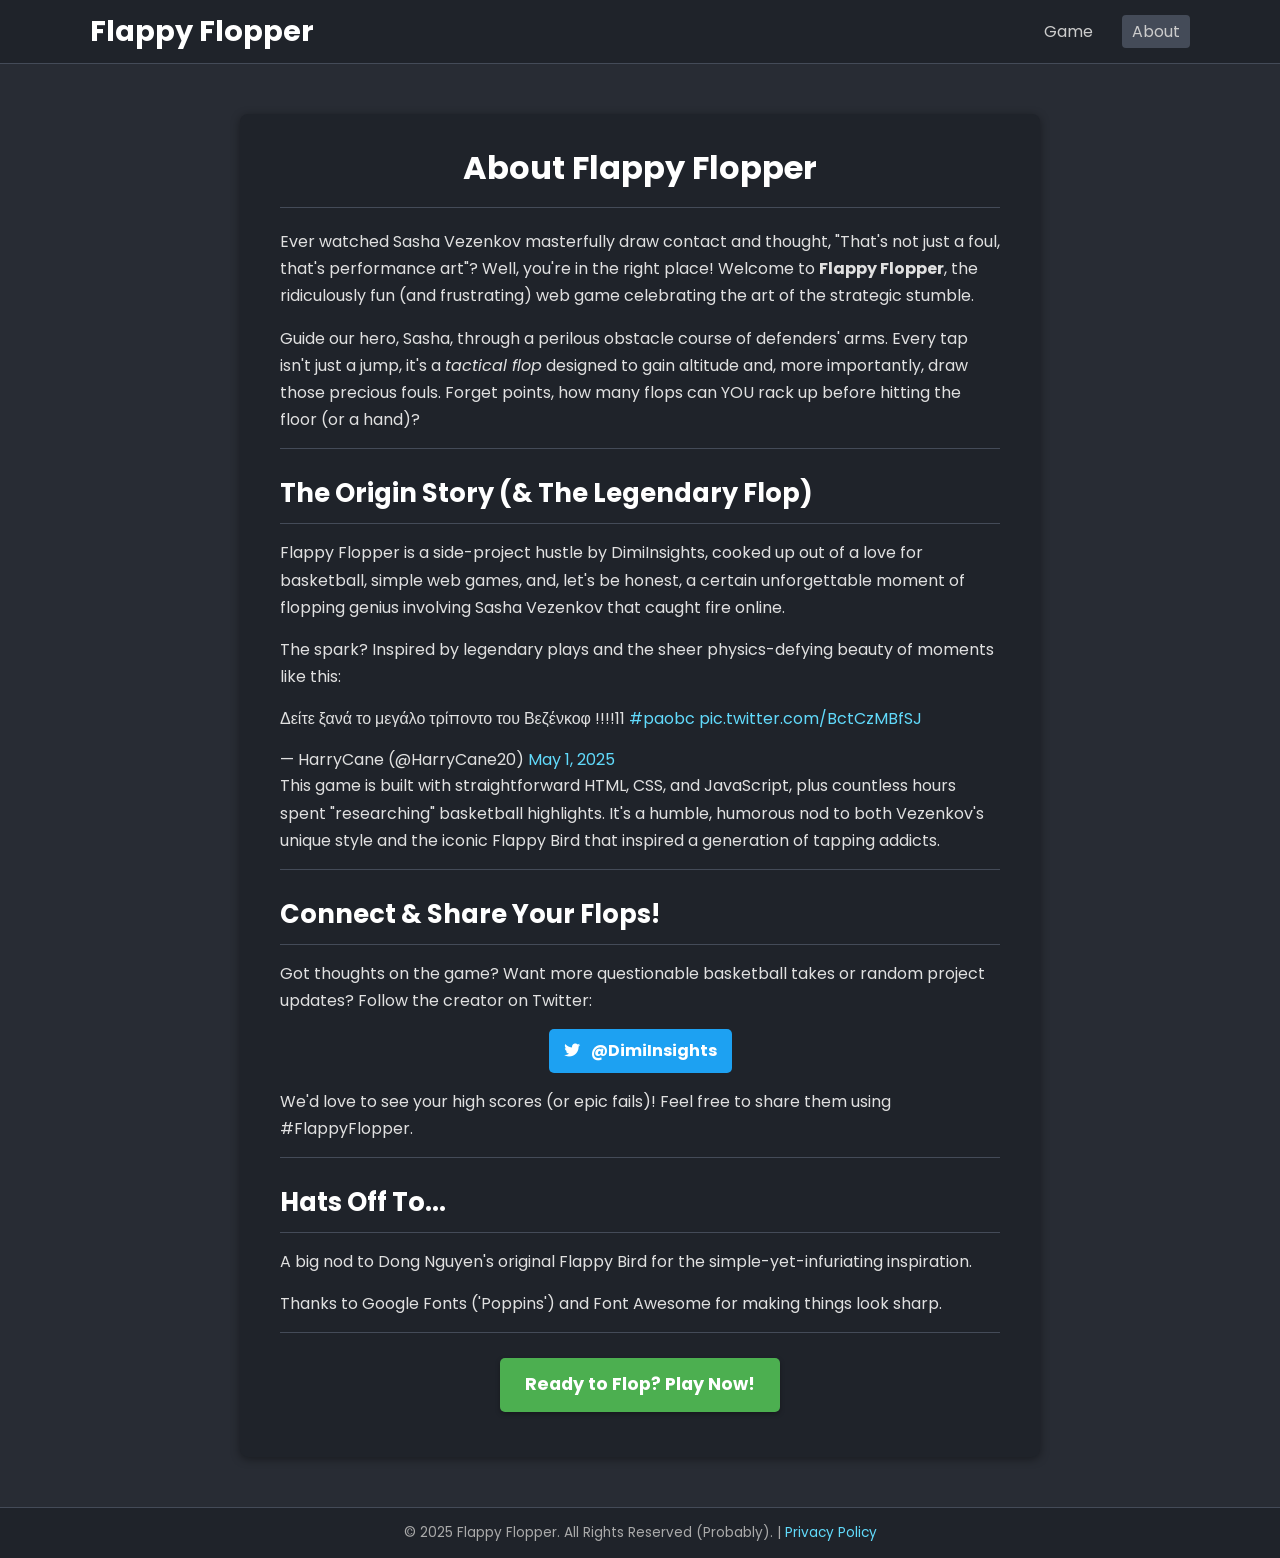
<file: about.html>
<!DOCTYPE html>
<html lang="en">
<head>
    <meta charset="UTF-8">
    <meta name="viewport" content="width=device-width, initial-scale=1.0, user-scalable=no">
    <!-- SEO: Title is clear and includes keywords -->
    <title>About Flappy Flopper - The Sasha Vezenkov Flopping Game</title>
    <!-- SEO: Compelling Meta Description -->
    <meta name="description" content="Learn about Flappy Flopper, the hilarious web game inspired by Sasha Vezenkov's legendary flopping skills! Discover the story behind this Flappy Bird parody created by DimiInsights.">

    <link rel="stylesheet" href="style.css">
    <!-- Google Font -->
    <link rel="preconnect" href="https://fonts.googleapis.com">
    <link rel="preconnect" href="https://fonts.gstatic.com" crossorigin>
    <link href="https://fonts.googleapis.com/css2?family=Poppins:wght@400;700&display=swap" rel="stylesheet">
    <!-- Font Awesome for Icons -->
    <link rel="stylesheet" href="https://cdnjs.cloudflare.com/ajax/libs/font-awesome/6.2.0/css/all.min.css" integrity="sha512-xh6O/CkQoPOWDdYTDqeRdPCVd1SpvCA9XXcUnZS2FmJNp1coAFzvtCN9BmamE+4aHK8yyUHUSCcJHgXloTyT2A==" crossorigin="anonymous" referrerpolicy="no-referrer" />

    <!-- Google tag (gtag.js) -->
    <script async src="https://www.googletagmanager.com/gtag/js?id=G-4GRDCX3FK1"></script>
    <script>
      window.dataLayer = window.dataLayer || [];
      function gtag(){dataLayer.push(arguments);}
      gtag('js', new Date());
      gtag('config', 'G-4GRDCX3FK1');
    </script>

    <!-- Twitter Widgets JS (needed for the embed) -->
    <!-- Best practice is often near the end of <body>, but placing it here ensures it's loaded before the embed might render -->
    <script async src="https://platform.twitter.com/widgets.js" charset="utf-8"></script>

</head>
<body>

    <div class="page-wrapper">

        <!-- Re-use the exact same header -->
        <header class="main-header">
            <div class="container">
                <h1 class="logo"><a href="index.html" style="color: #ffffff; text-decoration: none;">Flappy Flopper</a></h1>
                <nav class="main-nav">
                    <a href="index.html">Game</a>
                    <a href="about.html" style="background-color: #444b58;">About</a>
                </nav>
            </div>
        </header>

        <!-- Main content area for the About page -->
        <main class="main-content container">
            <!-- Use a dedicated div for the about content -->
            <div class="about-content-box">
                <!-- SEO: H1 is the main topic -->
                <h1>About Flappy Flopper</h1>
                <!-- Engaging intro, less formal -->
                <p>Ever watched Sasha Vezenkov masterfully draw contact and thought, "That's not just a foul, that's performance art"? Well, you're in the right place! Welcome to <strong>Flappy Flopper</strong>, the ridiculously fun (and frustrating) web game celebrating the art of the strategic stumble.</p>
                <p>Guide our hero, Sasha, through a perilous obstacle course of defenders' arms. Every tap isn't just a jump, it's a <em>tactical flop</em> designed to gain altitude and, more importantly, draw those precious fouls. Forget points, how many flops can YOU rack up before hitting the floor (or a hand)?</p>

                <hr>

                <!-- More engaging heading -->
                <h2>The Origin Story (& The Legendary Flop)</h2>
                <p>Flappy Flopper is a side-project hustle by DimiInsights, cooked up out of a love for basketball, simple web games, and, let's be honest, a certain unforgettable moment of flopping genius involving Sasha Vezenkov that caught fire online.</p>
                <!-- Context and Tweet Embed -->
                <p>The spark? Inspired by legendary plays and the sheer physics-defying beauty of moments like this:</p>
                <blockquote class="twitter-tweet" data-theme="dark" data-align="center"><p lang="el" dir="ltr">Δείτε ξανά το μεγάλο τρίποντο του Βεζένκοφ !!!!11 <a href="https://twitter.com/hashtag/paobc?src=hash&ref_src=twsrc%5Etfw">#paobc</a> <a href="https://t.co/BctCzMBfSJ">pic.twitter.com/BctCzMBfSJ</a></p>— HarryCane (@HarryCane20) <a href="https://twitter.com/HarryCane20/status/1918045326881243286?ref_src=twsrc%5Etfw">May 1, 2025</a></blockquote>
                <!-- Removed the extra script tag here since it's in the head -->
                <p>This game is built with straightforward HTML, CSS, and JavaScript, plus countless hours spent "researching" basketball highlights. It's a humble, humorous nod to both Vezenkov's unique style and the iconic Flappy Bird that inspired a generation of tapping addicts.</p>

                <hr>

                <!-- More engaging heading -->
                <h2>Connect & Share Your Flops!</h2>
                <p>Got thoughts on the game? Want more questionable basketball takes or random project updates? Follow the creator on Twitter:</p>
                <p style="text-align: center; margin: 15px 0;">
                    <a href="https://twitter.com/DimiInsights" target="_blank" rel="noopener noreferrer" class="about-twitter-link">
                        <i class="fab fa-twitter"></i> @DimiInsights
                    </a>
                </p>
                <!-- Added a hashtag suggestion -->
                <p>We'd love to see your high scores (or epic fails)! Feel free to share them using #FlappyFlopper.</p>

                <hr>

                 <!-- Slightly less formal heading -->
                 <h2>Hats Off To...</h2>
                 <!-- More conversational acknowledgements -->
                 <p>A big nod to Dong Nguyen's original Flappy Bird for the simple-yet-infuriating inspiration.</p>
                 <p>Thanks to Google Fonts ('Poppins') and Font Awesome for making things look sharp.</p>

                <hr>

                <!-- Clear call to action -->
                <p style="text-align: center; margin-top: 25px;">
                    <a href="index.html" class="back-to-game-button">Ready to Flop? Play Now!</a>
                </p>

            </div>
        </main>

        <!-- Re-use the exact same footer -->
        <footer class="main-footer">
            <div class="container">
                <!-- Minor tweak for fun -->
                <p>© 2025 Flappy Flopper. All Rights Reserved (Probably). | <a href="privacy.html">Privacy Policy</a></p>
            </div>
        </footer>

    </div> <!-- End page-wrapper -->

    <!-- No game script needed here -->
</body>
</html>
</file>
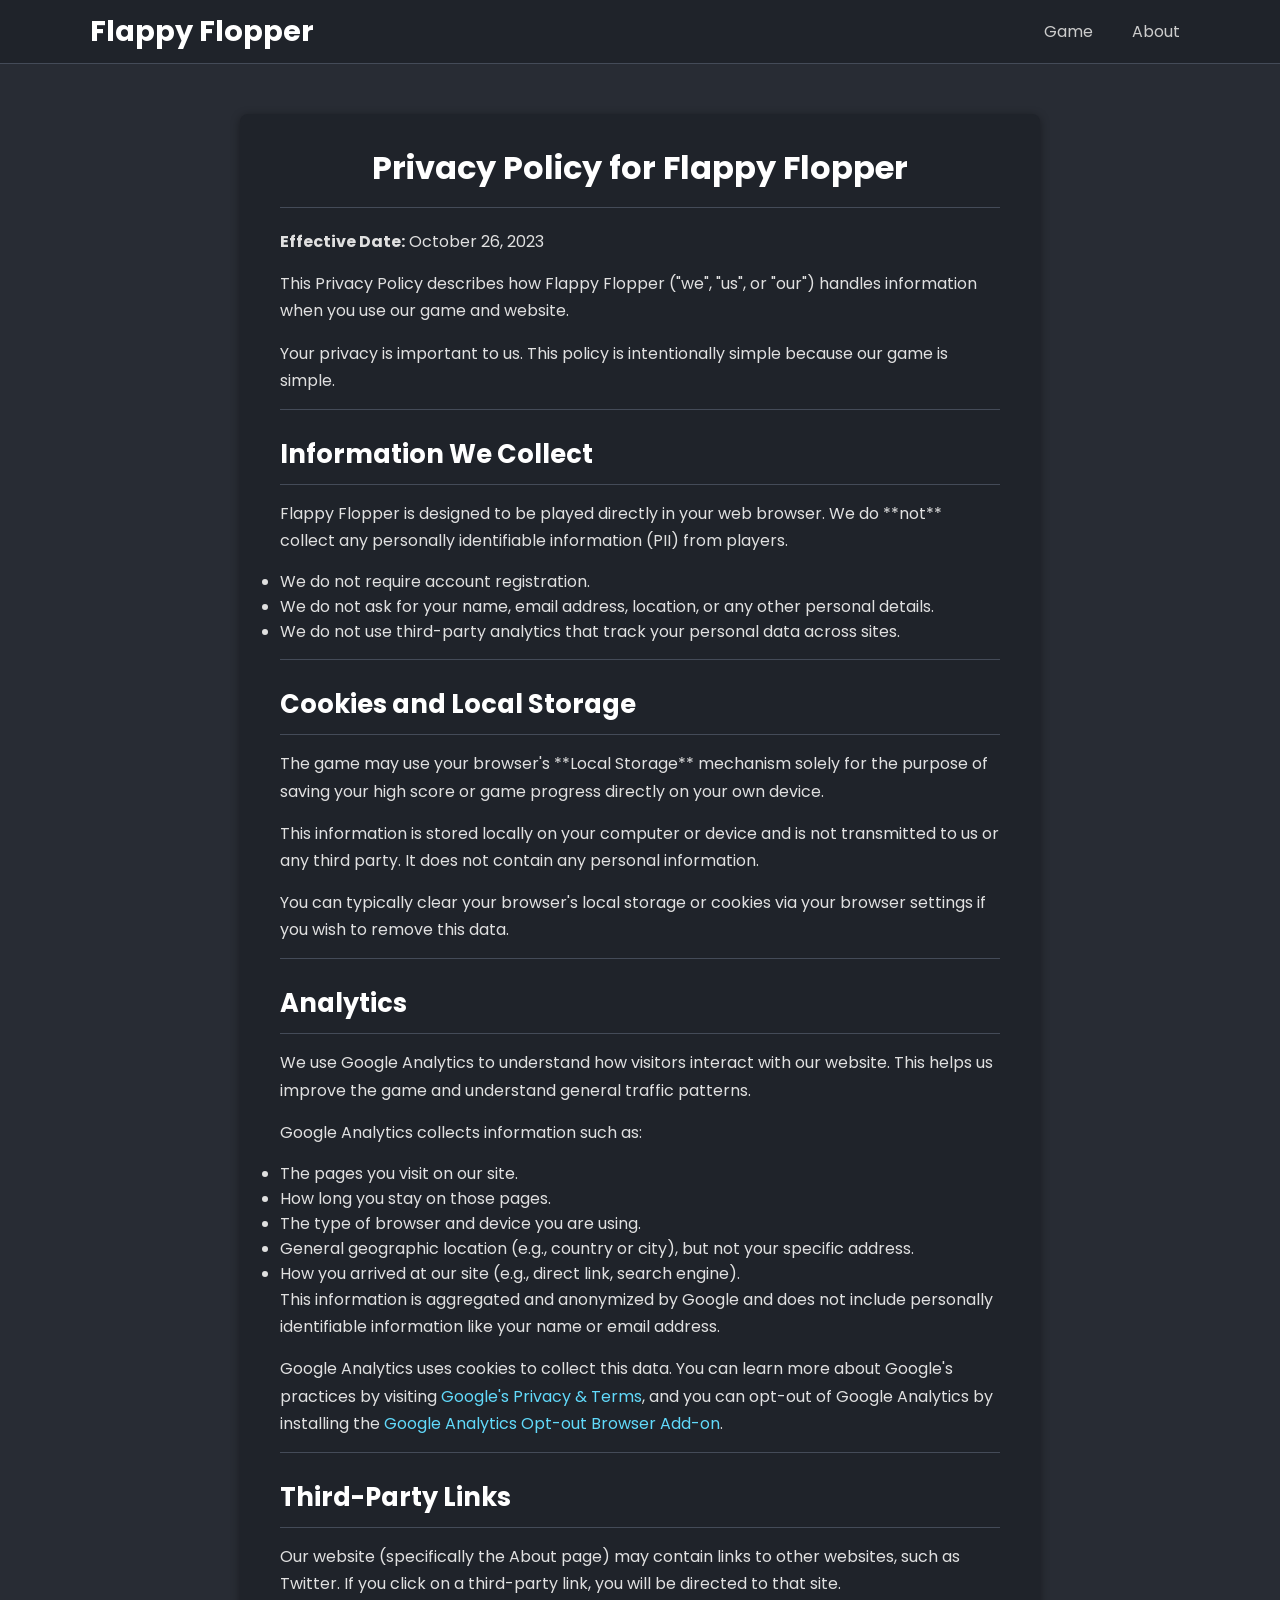
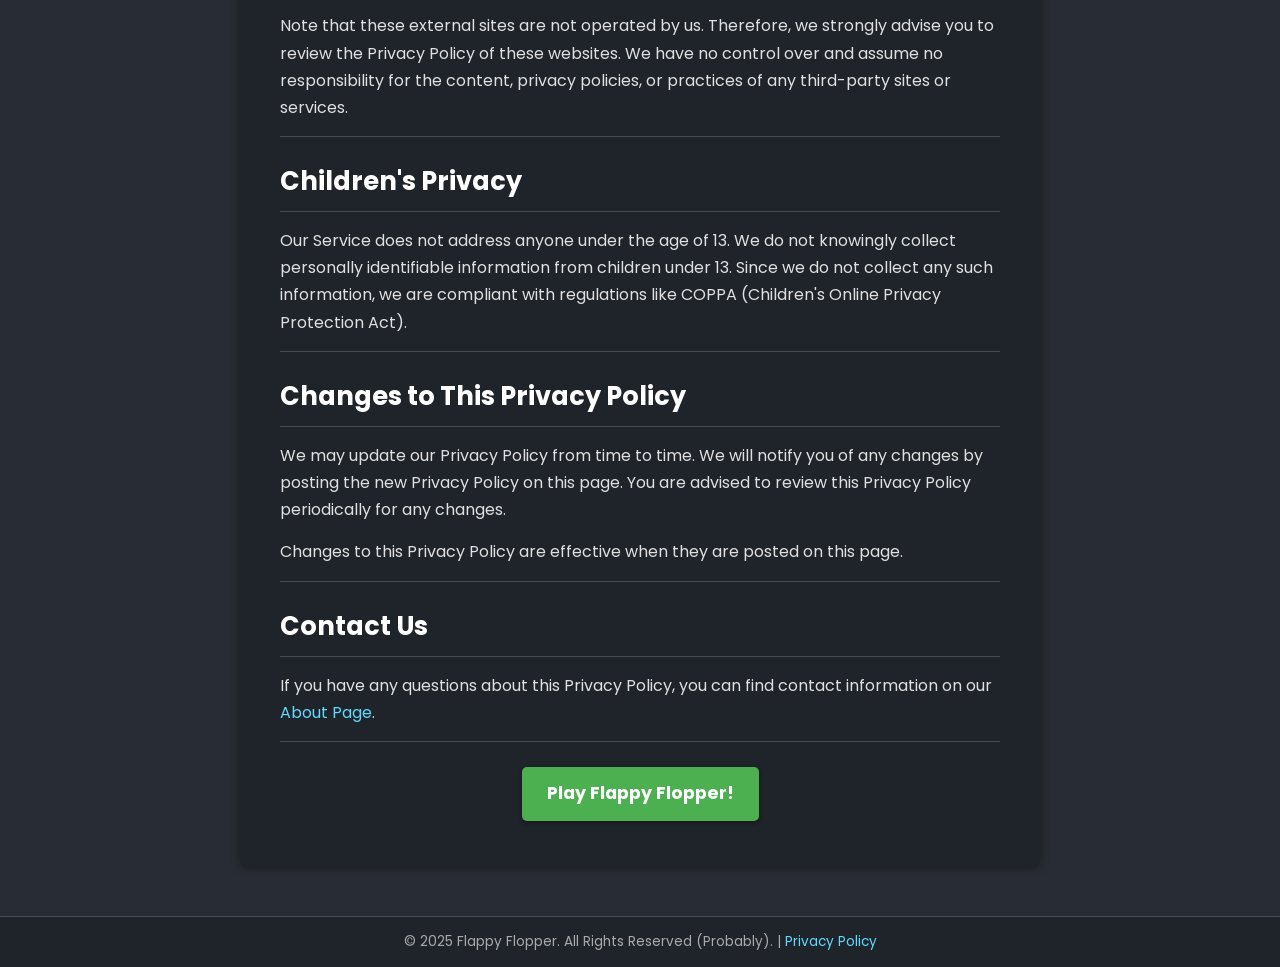
<file: privacy.html>
<!DOCTYPE html>
<html lang="en">
<head>
    <meta charset="UTF-8">
    <meta name="viewport" content="width=device-width, initial-scale=1.0, user-scalable=no">
    <title>Privacy Policy - Flappy Flopper</title> <!-- Changed title -->
    <link rel="stylesheet" href="style.css">
    <!-- Google Font -->
    <link rel="preconnect" href="https://fonts.googleapis.com">
    <link rel="preconnect" href="https://fonts.gstatic.com" crossorigin>
    <link href="https://fonts.googleapis.com/css2?family=Poppins:wght@400;700&display=swap" rel="stylesheet">
    <!-- Font Awesome for Icons (optional here, but kept for consistency) -->
    <link rel="stylesheet" href="https://cdnjs.cloudflare.com/ajax/libs/font-awesome/6.2.0/css/all.min.css" integrity="sha512-xh6O/CkQoPOWDdYTDqeRdPCVd1SpvCA9XXcUnZS2FmJNp1coAFzvtCN9BmamE+4aHK8yyUHUSCcJHgXloTyT2A==" crossorigin="anonymous" referrerpolicy="no-referrer" />

    <!-- Google tag (gtag.js) -->
    <script async src="https://www.googletagmanager.com/gtag/js?id=G-4GRDCX3FK1"></script>
    <script>
      window.dataLayer = window.dataLayer || [];
      function gtag(){dataLayer.push(arguments);}
      gtag('js', new Date());
    
      gtag('config', 'G-4GRDCX3FK1');
    </script>

</head>
<body>

    <div class="page-wrapper">

        <!-- Re-use the exact same header -->
        <header class="main-header">
            <div class="container">
                <h1 class="logo"><a href="index.html" style="color: #ffffff; text-decoration: none;">Flappy Flopper</a></h1> <!-- Link logo back home -->
                <nav class="main-nav">
                    <a href="index.html">Game</a> <!-- Link to game page -->
                    <a href="about.html">About</a> <!-- Link to about page (no highlight) -->
                </nav>
            </div>
        </header>

        <!-- Main content area for the Privacy Policy page -->
        <main class="main-content container">
            <!-- Use a dedicated div, styled similarly to about-content-box (assuming style.css targets it generally or create a new rule) -->
            <div class="about-content-box"> <!-- Reusing class for styling consistency -->
                <h1>Privacy Policy for Flappy Flopper</h1>
                <p><strong>Effective Date:</strong> October 26, 2023</p> <!-- Update date as needed -->

                <p>This Privacy Policy describes how Flappy Flopper ("we", "us", or "our") handles information when you use our game and website.</p>
                <p>Your privacy is important to us. This policy is intentionally simple because our game is simple.</p>

                <hr>

                <h2>Information We Collect</h2>
                <p>Flappy Flopper is designed to be played directly in your web browser. We do **not** collect any personally identifiable information (PII) from players.</p>
                <ul>
                    <li>We do not require account registration.</li>
                    <li>We do not ask for your name, email address, location, or any other personal details.</li>
                    <li>We do not use third-party analytics that track your personal data across sites.</li>
                </ul>

                <hr>

                <h2>Cookies and Local Storage</h2>
                <p>The game may use your browser's **Local Storage** mechanism solely for the purpose of saving your high score or game progress directly on your own device.</p>
                <p>This information is stored locally on your computer or device and is not transmitted to us or any third party. It does not contain any personal information.</p>
                <p>You can typically clear your browser's local storage or cookies via your browser settings if you wish to remove this data.</p>

                <hr>

                <h2>Analytics</h2>
                <p>We use Google Analytics to understand how visitors interact with our website. This helps us improve the game and understand general traffic patterns.</p>
                <p>Google Analytics collects information such as:</p>
                <ul>
                    <li>The pages you visit on our site.</li>
                    <li>How long you stay on those pages.</li>
                    <li>The type of browser and device you are using.</li>
                    <li>General geographic location (e.g., country or city), but not your specific address.</li>
                    <li>How you arrived at our site (e.g., direct link, search engine).</li>
                </ul>
                <p>This information is aggregated and anonymized by Google and does not include personally identifiable information like your name or email address.</p>
                <p>Google Analytics uses cookies to collect this data. You can learn more about Google's practices by visiting <a href="https://policies.google.com/technologies/partner-sites" target="_blank" rel="noopener noreferrer">Google's Privacy & Terms</a>, and you can opt-out of Google Analytics by installing the <a href="https://tools.google.com/dlpage/gaoptout" target="_blank" rel="noopener noreferrer">Google Analytics Opt-out Browser Add-on</a>.</p>
                
                <hr>

                <h2>Third-Party Links</h2>
                <p>Our website (specifically the About page) may contain links to other websites, such as Twitter. If you click on a third-party link, you will be directed to that site.</p>
                <p>Note that these external sites are not operated by us. Therefore, we strongly advise you to review the Privacy Policy of these websites. We have no control over and assume no responsibility for the content, privacy policies, or practices of any third-party sites or services.</p>

                <hr>

                 <h2>Children's Privacy</h2>
                 <p>Our Service does not address anyone under the age of 13. We do not knowingly collect personally identifiable information from children under 13. Since we do not collect any such information, we are compliant with regulations like COPPA (Children's Online Privacy Protection Act).</p>

                <hr>

                <h2>Changes to This Privacy Policy</h2>
                <p>We may update our Privacy Policy from time to time. We will notify you of any changes by posting the new Privacy Policy on this page. You are advised to review this Privacy Policy periodically for any changes.</p>
                <p>Changes to this Privacy Policy are effective when they are posted on this page.</p>

                <hr>

                <h2>Contact Us</h2>
                <p>If you have any questions about this Privacy Policy, you can find contact information on our <a href="about.html">About Page</a>.</p>

                <hr>

                <p style="text-align: center; margin-top: 25px;">
                    <a href="index.html" class="back-to-game-button">Play Flappy Flopper!</a>
                </p>

            </div>
        </main>

        <!-- Re-use the exact same footer -->
        <footer class="main-footer">
            <div class="container">
                <!-- Update the link to point to this page -->
                <p>&copy; 2025 Flappy Flopper. All Rights Reserved (Probably). | <a href="privacy.html">Privacy Policy</a></p>
            </div>
        </footer>

    </div> <!-- End page-wrapper -->

</body>
</html>
</file>
<file: style.css>
/* Reset and Base Styles */
* {
    margin: 0;
    padding: 0;
    box-sizing: border-box;
}

html, body {
    height: 100%;
    font-family: 'Poppins', sans-serif;
    color: #e0e0e0; /* Light text for dark background */
    background-color: #282c34; /* Dark background */
}

a {
    color: #61dafb; /* A contrasting link color */
    text-decoration: none;
}

a:hover {
    text-decoration: underline;
}

hr {
    border: none;
    border-top: 1px solid #444b58;
    margin: 15px 0;
}

/* Helper Class */
.hidden {
    display: none !important; /* Use !important to ensure it overrides other display properties */
}

/* Structure */
.page-wrapper {
    display: flex;
    flex-direction: column;
    min-height: 100vh;
}

.container {
    width: 90%;
    max-width: 1100px; /* Max width for content */
    margin: 0 auto; /* Center container */
}

/* Header */
.main-header {
    background-color: #1f232a; /* Slightly lighter dark */
    padding: 10px 0;
    border-bottom: 1px solid #444b58;
}

.main-header .container {
    display: flex;
    justify-content: space-between;
    align-items: center;
    flex-wrap: wrap;
}

.logo {
    font-size: 1.8em;
    font-weight: 700;
    color: #ffffff;
}

.main-nav {
    margin-left: auto; /* Push nav to the right side */
}

.main-nav a {
    color: #ccc;
    margin-left: 15px; /* Spacing between nav links */
    padding: 5px 10px;
    border-radius: 4px;
    transition: background-color 0.2s ease;
}

.main-nav a:hover {
    background-color: #444b58;
    text-decoration: none;
}

/* Adjust Header layout on smaller screens */
@media (max-width: 768px) {
    .main-header .container {
        flex-direction: column; /* Stack logo and nav */
        gap: 10px;
    }
     .logo {
        width: 100%;
        text-align: center;
        margin-bottom: 0;
    }
     .main-nav {
        width: 100%;
        text-align: center;
        margin-left: 0;
    }
     .main-nav a {
        margin: 0 5px;
    }
}


/* Main Content Area */
.main-content {
    flex: 1;
    display: flex;
    align-items: flex-start;
    justify-content: center;
    padding: 30px 0;
    gap: 40px;
    flex-wrap: wrap;
}

/* Game Column */
.game-column {
    flex: 0 1 auto;
    display: flex;
    flex-direction: column;
    align-items: center;
    justify-content: flex-start;
}

.game-controls-row {
    display: flex;
    flex-wrap: wrap;
    justify-content: center;
    align-items: center;
    gap: 8px 18px;
    width: min(320px, 95vw);
    margin-top: 10px;
}

.game-controls-row .toggle-switch-container {
    width: auto;
    max-width: none;
    justify-content: center;
    gap: 8px;
    margin: 0;
    padding: 0;
}

.game-controls-row .toggle-label {
    width: auto;
    margin-right: 0;
    color: #aeb7c3;
    font-size: 0.8em;
    text-align: left;
}

/* Info Column */
.info-column {
    flex: 0 1 350px;
    background-color: #1f232a;
    padding: 25px;
    border-radius: 8px;
    box-shadow: 0 2px 10px rgba(0, 0, 0, 0.4);
}

.info-column h2 {
    color: #ffffff;
    margin-bottom: 15px;
    font-size: 1.6em;
    border-bottom: 1px solid #444b58;
    padding-bottom: 10px;
}

.info-column p {
    line-height: 1.6;
    margin-bottom: 10px;
    font-size: 0.95em;
}

/* Removed achievement list styles */

.ad-placeholder {
    margin-top: 20px;
    padding: 30px 10px;
    border: 1px dashed #444b58;
    text-align: center;
    color: #666;
    font-size: 0.9em;
}


/* Footer */
.main-footer {
    background-color: #1f232a;
    padding: 15px 0;
    text-align: center;
    font-size: 0.85em;
    color: #aaa;
    border-top: 1px solid #444b58;
}

/* --- Game Specific Styles --- */

/* Game Container Itself */
#game-container {
    position: relative;
    border: 2px solid #444;
    box-shadow: 0 4px 15px rgba(0, 0, 0, 0.2);
    width: min(320px, 95vw);
    width: min(320px, 95vw, calc(80vh * 2 / 3));
    width: min(320px, 95vw, calc(80dvh * 2 / 3));
    height: auto;
    aspect-ratio: 2 / 3;
    overflow: hidden;
    background-color: #3a3f47; /* Fallback background */
    touch-action: none;
    user-select: none;
    -webkit-user-select: none;
}

canvas {
    display: block;
    width: 100%;
    height: 100%;
    touch-action: none;
    user-select: none;
    -webkit-user-select: none;
}

/* Score Display (Inside Game Container) */
#score-display {
    position: absolute;
    top: 15px;
    left: 50%;
    transform: translateX(-50%);
    width: auto;
    text-align: center;
    color: white;
    font-size: 20px;
    font-weight: 700;
    text-shadow: 2px 2px 4px rgba(0, 0, 0, 0.6);
    z-index: 10;
    pointer-events: none;
    transition: transform 0.1s ease-out, color 0.1s ease-out;
}
#score-display.pop { transform: scale(1.2) translateX(-50%); color: #FFD700; }

/* Overlays (Start/Game Over) */
#start-screen, #game-over-screen {
    position: absolute; top: 0; left: 0; width: 100%; height: 100%;
    background-color: rgba(0, 0, 0, 0.7); color: white; display: flex; flex-direction: column;
    justify-content: center; align-items: center; text-align: center;
    padding: 20px; box-sizing: border-box; z-index: 20;
    opacity: 0; visibility: hidden; transition: opacity 0.4s ease-in-out, visibility 0s linear 0.4s;
    pointer-events: none;
}
#start-screen { padding-bottom: 40px; justify-content: center; }
#game-over-screen { padding: 12px; }
#start-screen.visible, #game-over-screen.visible {
    opacity: 1; visibility: visible; transition-delay: 0s; pointer-events: auto;
}

#start-screen h1, #game-over-screen h2 { font-size: 2.2em; margin-bottom: 15px; text-shadow: 1px 1px 3px rgba(0, 0, 0, 0.5); }
#start-screen p, #game-over-screen p { font-size: 1.1em; margin-bottom: 10px; }

.game-over-card {
    width: min(100%, 340px);
    max-height: 100%;
    overflow-y: auto;
    padding: 24px;
    border: 1px solid rgba(255, 255, 255, 0.2);
    border-radius: 12px;
    background: #1f232a;
    box-shadow: 0 12px 36px rgba(0, 0, 0, 0.45);
}

#game-over-screen #game-over-message {
    margin: 0 0 10px;
    color: #fff;
    font-size: 1.7em;
    font-style: normal;
    text-shadow: none;
}

#game-over-screen .game-over-score {
    margin: 0 0 4px;
    font-size: 1.05em;
    font-weight: 700;
}

#game-over-screen #high-score-display-end {
    margin: 0 0 16px;
}

.game-over-actions {
    display: grid;
    gap: 8px;
    width: 100%;
}

.game-over-actions .game-button {
    width: 100%;
    min-height: 46px;
    margin: 0;
}

.game-over-actions .game-over-restart {
    min-height: 52px;
    font-size: 1.15em;
}

.game-over-actions .game-over-share {
    border: 1px solid rgba(255, 255, 255, 0.25);
    background: transparent;
    box-shadow: none;
}

.game-over-actions .game-over-share:hover {
    background: rgba(255, 255, 255, 0.08);
}

.game-over-reward {
    justify-self: center;
    max-width: 100%;
    padding: 4px 8px;
    border: 0;
    background: transparent;
    color: #a0d0ff;
    font: inherit;
    font-size: 0.8em;
    line-height: 1.35;
    text-align: center;
    text-decoration: underline;
    text-underline-offset: 3px;
    cursor: pointer;
}

.game-over-reward:hover {
    color: #fff;
}

.game-over-reward:disabled {
    cursor: default;
    opacity: 0.65;
}

@media (max-height: 500px) {
    #game-over-screen { padding: 8px; }
    .game-over-card { padding: 12px 18px; }
    #game-over-screen #game-over-message { margin-bottom: 4px; font-size: 1.4em; }
    #game-over-screen .game-over-score { margin-bottom: 0; }
    #game-over-screen #high-score-display-end { margin-bottom: 8px; }
    .game-over-actions { gap: 5px; }
    .game-over-actions .game-button { min-height: 38px; }
    .game-over-actions .game-over-restart { min-height: 42px; }
    .game-over-reward { font-size: 0.75em; }
}

/* High Score Display Styling */
#high-score-display-start,
#high-score-display-end {
    font-size: 1em;
    color: #a0d0ff;
    margin-top: 5px;
    margin-bottom: 10px;
    font-weight: bold;
}
#high-score-display-start { margin-bottom: 20px; }

/* General Game Button Style */
.game-button {
    padding: 12px 25px; font-size: 1.1em; font-weight: 700; font-family: 'Poppins', sans-serif; cursor: pointer; margin-top: 15px; background-color: #4CAF50; color: white; border: none; border-radius: 5px; box-shadow: 0 2px 5px rgba(0, 0, 0, 0.3); transition: background-color 0.2s ease, transform 0.1s ease;
}
.game-button:hover { background-color: #45a049; }
.game-button:active { transform: scale(0.98); }

#game-over-message { font-style: italic; margin-top: 5px; margin-bottom: 15px; font-size: 1.2em; color: #ffdddd; }

/* Share Button Styles */
.share-section { margin-top: 25px; border-top: 1px solid rgba(255, 255, 255, 0.3); padding-top: 15px; width: 90%; }
.share-section p { font-size: 0.9em; margin-bottom: 10px; font-weight: bold; }
.share-button { display: inline-block; width: 40px; height: 40px; line-height: 40px; border-radius: 50%; color: white; text-align: center; font-size: 1.2em; margin: 5px 5px; text-decoration: none; transition: transform 0.2s ease, background-color 0.2s ease; border: none; cursor: pointer; vertical-align: middle; padding: 0; }
.share-button:hover { transform: scale(1.1); }
.share-button.twitter { background-color: #1DA1F2; }
.share-button.facebook { background-color: #1877F2; }
.share-button.copy { background-color: #777777; }
.share-button.native-share { background-color: #6c757d; width: auto; height: auto; line-height: normal; padding: 8px 15px; border-radius: 20px; font-size: 1em; vertical-align: middle; }
.share-button.native-share i { margin-right: 5px; }
.share-button.native-share:hover { background-color: #5a6268; transform: scale(1.05); }
.share-button.copy:focus { outline: none; }
.copy-feedback { display: inline-block; margin-left: 10px; font-size: 0.8em; color: #aaffaa; opacity: 0; transition: opacity 0.3s ease-in-out; }
.copy-feedback.visible { opacity: 1; }

/* Screen Shake */
.page-wrapper.shake #game-container { animation: shake 0.15s linear; }
@keyframes shake { 0%, 100% { transform: translateX(0); } 25% { transform: translateX(-3px); } 50% { transform: translateX(3px); } 75% { transform: translateX(-2px); } }


/* Toggle Switch Styles */
.toggle-switch-container { display: flex; align-items: center; justify-content: center; width: 100%; max-width: 320px; padding-bottom: 5px; margin-top: 10px; }
.game-column .toggle-switch-container:first-of-type { margin-top: 15px; }
.toggle-label { margin-right: 10px; font-size: 0.9em; color: #ccc; width: 150px; text-align: right; flex-shrink: 0; }
.switch { position: relative; display: inline-block; width: 44px; height: 24px; flex-shrink: 0; }
.switch input { opacity: 0; width: 0; height: 0; }
.slider { position: absolute; cursor: pointer; top: 0; left: 0; right: 0; bottom: 0; background-color: #5a6270; transition: .3s; }
.slider:before { position: absolute; content: ""; height: 18px; width: 18px; left: 3px; bottom: 3px; background-color: white; transition: .3s; }
input:checked + .slider { background-color: #0056b3; }
input:focus + .slider { box-shadow: 0 0 1px #0056b3; }
input:checked + .slider:before { transform: translateX(20px); }
.slider.round { border-radius: 24px; }
.slider.round:before { border-radius: 50%; }


/* Notification Toast (Modified for new approach) */
.achievement-toast {
    position: absolute;
    bottom: 5px; /* Start lower */
    left: 50%;
    transform: translateX(-50%);
    background-color: rgba(40, 100, 40, 0.85); /* Less intense green, more transparent */
    color: #e8f8e8;
    padding: 10px 15px; /* Adjusted padding */
    border-radius: 6px;
    box-shadow: 0 1px 6px rgba(0, 0, 0, 0.4);
    z-index: 100;
    text-align: center;
    width: auto;
    min-width: 180px;
    max-width: 240px;
    opacity: 0;
    visibility: hidden;
    transition: opacity 0.4s ease-in-out, visibility 0s linear 0.4s, bottom 0.4s ease-in-out;
    pointer-events: none;
}
.achievement-toast.visible {
    opacity: 1;
    visibility: visible;
    bottom: 15px; /* End position */
    transition: opacity 0.4s ease-in-out, visibility 0s linear 0s, bottom 0.4s ease-in-out;
}
/* Removed H3 styles */
#achievement-name { /* Styles for the main message line */
    font-style: normal;
    font-weight: bold;
    font-size: 0.9em;
    margin-bottom: 2px;
    color: #fff; /* Make primary message white */
}
#achievement-desc { /* Styles for the secondary message line (if used) */
    font-size: 0.8em;
    margin: 0;
    line-height: 1.2;
    color: #d0e0d0; /* Slightly dimmer color */
}

/* --- Responsiveness --- */
@media (max-width: 768px) {
    .container { width: 95%; }
    .main-content { flex-direction: column; align-items: center; padding: 20px 0; gap: 30px; }
    .game-column { order: 1; width: 100%; flex-basis: auto; align-items: center; }
    .info-column { order: 2; flex-basis: auto; width: 95%; max-width: 400px; }
    .main-footer { font-size: 0.8em; }
    .toggle-switch-container { justify-content: space-between; padding-left: 15px; padding-right: 15px; }
    .toggle-label { width: auto; text-align: left; font-size: 0.85em; }
}


/* --- About Page Specific Styles --- */
/* (Keep existing About page styles) */
.main-content .about-content-box { background-color: #1f232a; padding: 30px 40px; border-radius: 8px; box-shadow: 0 2px 10px rgba(0, 0, 0, 0.4); width: 100%; max-width: 800px; margin: 20px auto; flex-grow: 0; flex-shrink: 1; }
.about-content-box h1 { color: #ffffff; margin-bottom: 20px; font-size: 2em; border-bottom: 1px solid #444b58; padding-bottom: 15px; text-align: center; }
.about-content-box h2 { color: #ffffff; margin-top: 25px; margin-bottom: 15px; font-size: 1.6em; border-bottom: 1px solid #444b58; padding-bottom: 10px; }
.about-content-box p { line-height: 1.7; margin-bottom: 15px; font-size: 1em; }
.about-twitter-link { display: inline-block; background-color: #1DA1F2; color: white; padding: 8px 15px; border-radius: 5px; font-weight: 700; transition: background-color 0.2s ease, transform 0.1s ease; }
.about-twitter-link i { margin-right: 8px; }
.about-twitter-link:hover { background-color: #1a91da; text-decoration: none; transform: scale(1.03); }
.back-to-game-button { display: inline-block; padding: 12px 25px; font-size: 1.1em; font-weight: 700; font-family: 'Poppins', sans-serif; cursor: pointer; background-color: #4CAF50; color: white; border: none; border-radius: 5px; box-shadow: 0 2px 5px rgba(0, 0, 0, 0.3); transition: background-color 0.2s ease, transform 0.1s ease; text-decoration: none; }
.back-to-game-button:hover { background-color: #45a049; text-decoration: none; transform: scale(1.03); }
.back-to-game-button:active { transform: scale(0.98); }
@media (max-width: 768px) {
    .main-content .about-content-box { padding: 20px 25px; margin: 10px auto; }
    .about-content-box h1 { font-size: 1.8em; }
    .about-content-box h2 { font-size: 1.4em; }
    .about-content-box p { font-size: 0.95em; }
}
</file>
